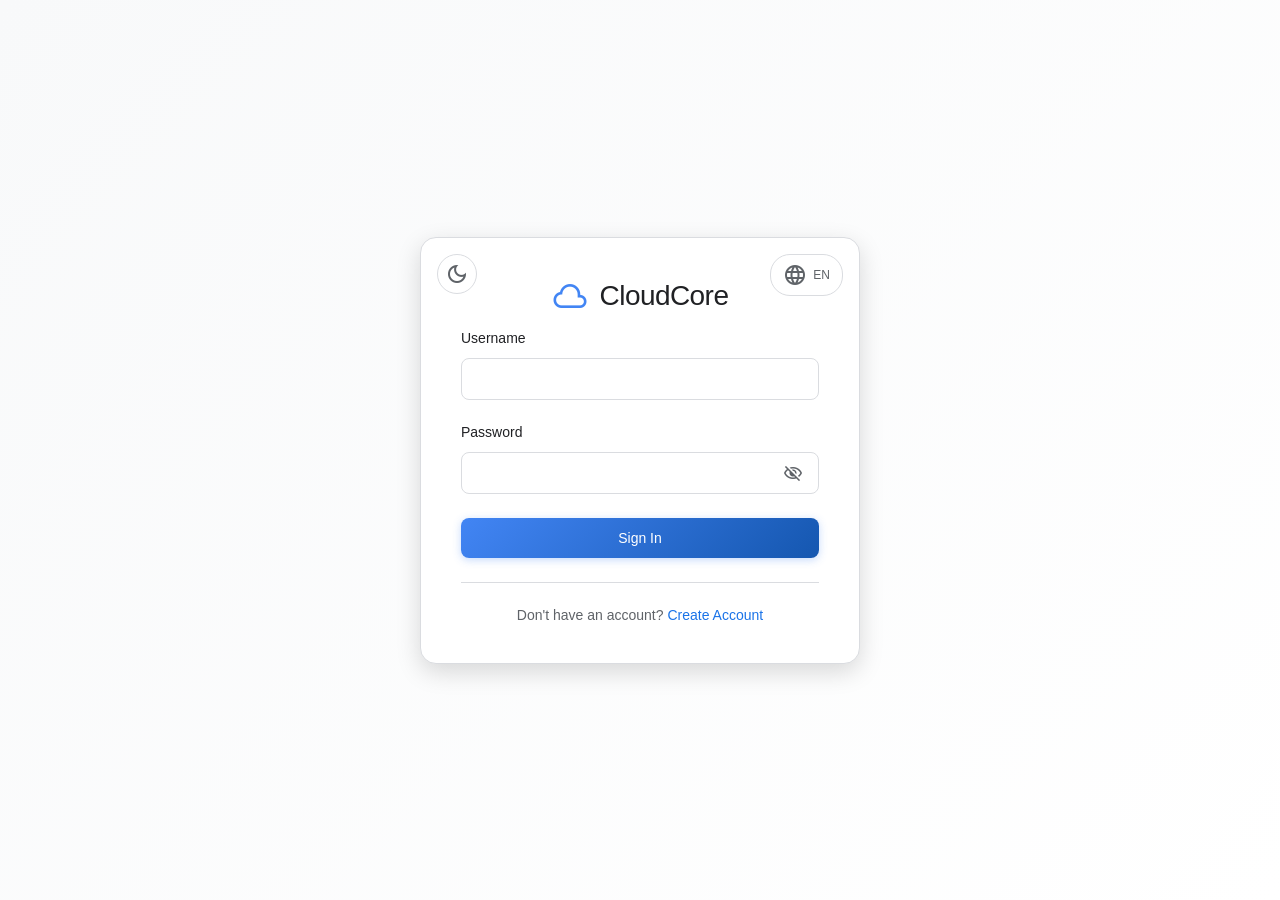
<file: frontend/login.html>
<!DOCTYPE html>
<html lang="en">

<head>
    <meta charset="UTF-8">
    <script>
        (function () {
            const savedTheme = localStorage.getItem('cloudcore-theme');
            const systemPrefersDark = window.matchMedia('(prefers-color-scheme: dark)').matches;
            const theme = savedTheme || (systemPrefersDark ? 'dark' : 'light');
            document.documentElement.setAttribute('data-theme', theme);
        })();
    </script>
    <meta name="viewport" content="width=device-width, initial-scale=1.0">
    <title>CloudCore - Sign In</title>
    <link href="https://fonts.googleapis.com/css2?family=Material+Symbols+Outlined" rel="stylesheet">
    <link rel="stylesheet" href="css/auth.css">
    <link rel="icon" href="data:,">
</head>

<body>
    <div class="login-container">
        <div class="theme-switcher">
            <button class="theme-btn" id="themeBtn" title="Toggle theme">
                <span class="material-symbols-outlined theme-icon">dark_mode</span>
            </button>
        </div>

        <div class="language-switcher">
            <button class="language-btn" id="languageBtn" title="Switch language">
                <span class="material-symbols-outlined">language</span>
                <span class="language-code">EN</span>
            </button>
        </div>

        <h1>
            <div class="logo">
                <span class="material-symbols-outlined">cloud</span>
            </div>
            CloudCore
        </h1>

        <div id="error-message" class="error" style="display: none;"></div>
        <div id="success-message" class="success" style="display: none;"></div>

        <form class="login-form" id="loginForm">
            <div class="form-group">
                <label for="username" data-i18n="username">Username</label>
                <input type="text" id="username" name="username" required>
            </div>

            <div class="form-group">
                <label for="password" data-i18n="password">Password</label>
                <div class="password-wrapper">
                    <input type="password" id="password" name="password" required>
                    <button type="button" class="toggle-password" aria-label="Show password">
                        <span class="material-symbols-outlined">visibility_off</span>
                    </button>
                </div>
            </div>

            <button type="submit" class="btn btn-primary" id="loginBtn" data-i18n="signIn">Sign In</button>
        </form>

        <div class="login-link">
            <span data-i18n="noAccount">Don't have an account? </span>
            <a href="register.html" data-i18n="createAccount">Create account</a>
        </div>
    </div>

    <script type="module" src="js/auth.js"></script>
</body>

</html>
</file>
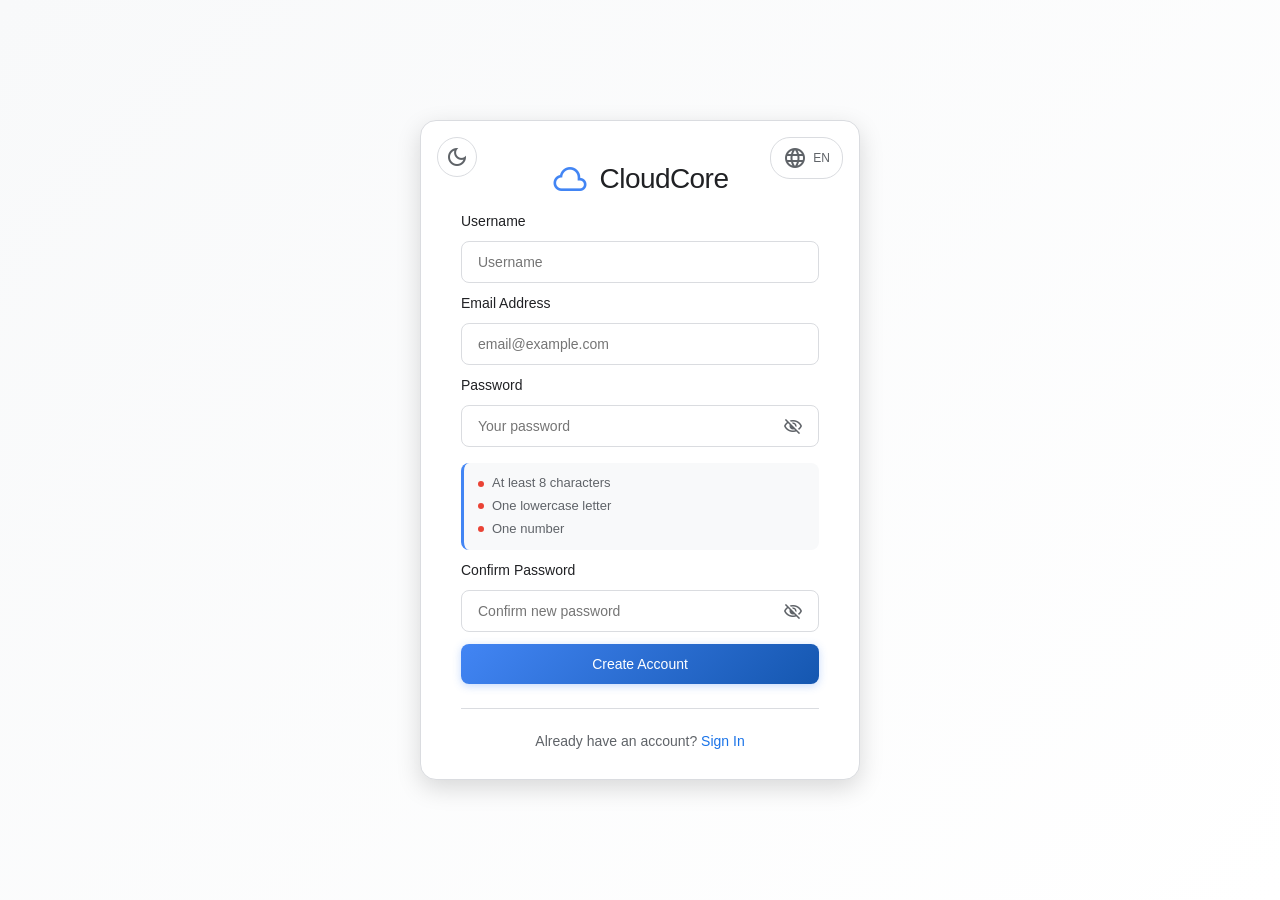
<file: frontend/register.html>
<!DOCTYPE html>
<html lang="en">

<head>
    <meta charset="UTF-8" />
    <script>
        (function () {
            const savedTheme = localStorage.getItem('cloudcore-theme');
            const systemPrefersDark = window.matchMedia('(prefers-color-scheme: dark)').matches;
            const theme = savedTheme || (systemPrefersDark ? 'dark' : 'light');
            document.documentElement.setAttribute('data-theme', theme);
        })();
    </script>
    <meta name="viewport" content="width=device-width, initial-scale=1.0" />
    <title>CloudCore - Create Account</title>
    <link
        href="https://fonts.googleapis.com/css2?family=Material+Symbols+Outlined:opsz,wght,FILL,GRAD@20..48,100..700,0..1,-50..200"
        rel="stylesheet" />
    <link rel="stylesheet" href="css/auth.css" />
</head>

<body>
    <div class="register-container">
        <div class="theme-switcher">
            <button class="theme-btn" id="themeBtn" title="Toggle theme">
                <span class="material-symbols-outlined theme-icon">dark_mode</span>
            </button>
        </div>

        <div class="language-switcher">
            <button class="language-btn" id="languageBtn" title="Switch language">
                <span class="material-symbols-outlined">language</span>
                <span class="language-code">EN</span>
            </button>
        </div>

        <h1>
            <div class="logo">
                <span class="material-symbols-outlined">cloud</span>
            </div>
            CloudCore
        </h1>

        <div id="error-message" class="error" style="display: none"></div>
        <div id="success-message" class="success" style="display: none"></div>

        <form class="register-form" id="registerForm">
            <!-- Username -->
            <div class="form-group">
                <label for="username" data-i18n="username">Username</label>
                <input type="text" id="username" name="username" data-i18n-placeholder="usernamePlaceholder"
                    placeholder="Enter your username" required minlength="5" maxlength="50" pattern="[a-zA-Z0-9_]+"
                    title="Only letters, numbers, and underscores allowed" />
                <div class="input-hint" id="username-hint" data-i18n="usernameHint">
                    5–50 latin letters, numbers or underscore
                </div>
            </div>

            <!-- Email -->
            <div class="form-group">
                <label for="email" data-i18n="emailAddress">Email Address</label>
                <input type="email" id="email" name="email" placeholder="email@example.com" required maxlength="255" />
            </div>

            <!-- Password -->
            <div class="form-group">
                <label for="password" data-i18n="password">Password</label>
                <div class="password-wrapper">
                    <input type="password" id="password" name="password" data-i18n-placeholder="passwordPlaceholder"
                        placeholder="Create a strong password" required minlength="8" />
                    <button type="button" class="toggle-password" data-target="password" aria-label="Show password">
                        <span class="material-symbols-outlined">visibility_off</span>
                    </button>
                </div>
                <div class="password-requirements">
                    <div class="requirement" id="req-length">
                        <span class="req-dot"></span>
                        <span data-i18n="passwordReqLength">At least 8 characters</span>
                    </div>
                    <div class="requirement" id="req-lowercase">
                        <span class="req-dot"></span>
                        <span data-i18n="passwordReqLowercase">One lowercase letter</span>
                    </div>
                    <div class="requirement" id="req-number">
                        <span class="req-dot"></span>
                        <span data-i18n="passwordReqNumber">One number</span>
                    </div>
                </div>
            </div>

            <!-- Confirm Password -->
            <div class="form-group">
                <label for="confirmPassword" data-i18n="confirmPassword">Confirm Password</label>
                <div class="password-wrapper">
                    <input type="password" id="confirmPassword" name="confirmPassword"
                        data-i18n-placeholder="confirmPasswordPlaceholder" placeholder="Re-enter your password"
                        required />
                    <button type="button" class="toggle-password" data-target="confirmPassword"
                        aria-label="Show password">
                        <span class="material-symbols-outlined">visibility_off</span>
                    </button>
                </div>
                <div class="password-match-hint" id="passwordMatchHint">
                    <span class="material-symbols-outlined">error</span>
                    <span data-i18n="passwordsDoNotMatch">Passwords do not match</span>
                </div>
            </div>

            <button type="submit" class="btn btn-primary" id="registerBtn" data-i18n="createAccount">
                Create Account
            </button>
        </form>

        <div class="login-link">
            <span data-i18n="alreadyAccount">Already have an account?</span> <a href="login.html" data-i18n="signIn">Sign
                in</a>
        </div>
    </div>

    <!-- Modal Overlay -->
    <div class="modal" id="emailVerificationModal" style="display: none">
        <div class="modal-content">
            <button class="close-button" id="emailVerificationCloseBtn" aria-label="Close modal">
                <span class="material-symbols-outlined">close</span>
            </button>
            <span class="material-symbols-outlined"
                style="font-size: 48px; color: var(--color-blue); margin-bottom: 16px">
                mail
            </span>
            <h2 data-i18n="emailVerificationRequired">Email Verification Required</h2>
            <p data-i18n="checkYourEmail">
                Please check your email and click the verification link to activate your account.
            </p>
            <button id="modalOkBtn">OK</button>
        </div>
    </div>

    <script type="module" src="js/auth.js"></script>
</body>

</html>
</file>
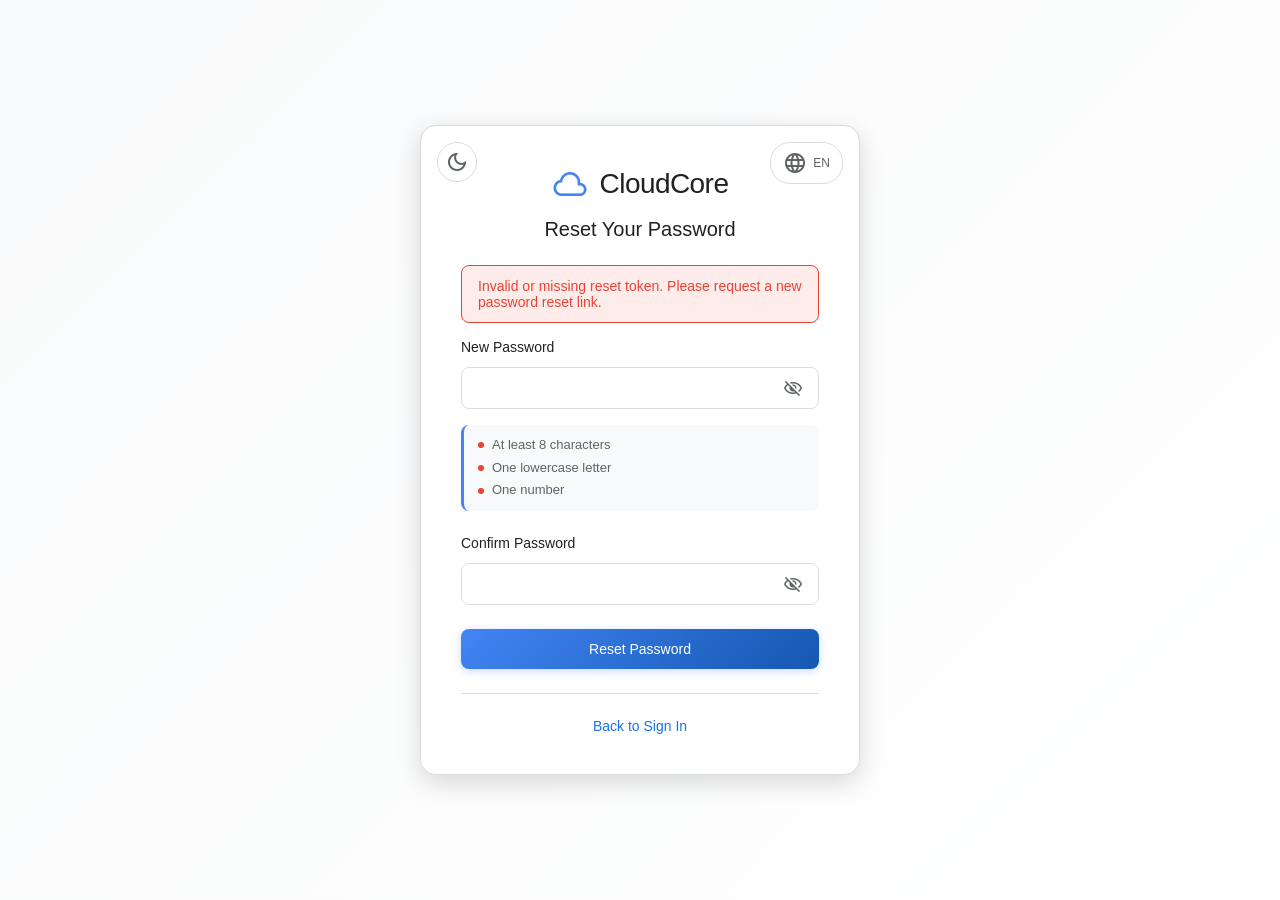
<file: frontend/reset-password.html>
<!DOCTYPE html>
<html lang="en">

<head>
    <meta charset="UTF-8">
    <script>
        (function () {
            const savedTheme = localStorage.getItem('cloudcore-theme');
            const systemPrefersDark = window.matchMedia('(prefers-color-scheme: dark)').matches;
            const theme = savedTheme || (systemPrefersDark ? 'dark' : 'light');
            document.documentElement.setAttribute('data-theme', theme);
        })();
    </script>
    <meta name="viewport" content="width=device-width, initial-scale=1.0">
    <title>CloudCore - Reset Password</title>
    <link href="https://fonts.googleapis.com/css2?family=Material+Symbols+Outlined" rel="stylesheet">
    <link rel="stylesheet" href="css/auth.css">
    <link rel="icon" href="data:,">
</head>

<body>
    <div class="login-container">
        <div class="theme-switcher">
            <button class="theme-btn" id="themeBtn" title="Toggle theme">
                <span class="material-symbols-outlined theme-icon">dark_mode</span>
            </button>
        </div>

        <div class="language-switcher">
            <button class="language-btn" id="languageBtn" title="Switch language">
                <span class="material-symbols-outlined">language</span>
                <span class="language-code">EN</span>
            </button>
        </div>

        <h1>
            <div class="logo">
                <span class="material-symbols-outlined">cloud</span>
            </div>
            CloudCore
        </h1>

        <h2 style="text-align: center; color: var(--text-primary); font-size: 20px; margin-bottom: 24px; font-weight: 500;">
            <span data-i18n="resetPasswordTitle">Reset Your Password</span>
        </h2>

        <div id="error-message" class="error" style="display: none;"></div>
        <div id="success-message" class="success" style="display: none;"></div>

        <form class="login-form" id="resetPasswordForm">
            <div class="form-group">
                <label for="newPassword" data-i18n="newPassword">New Password</label>
                <div class="password-wrapper">
                    <input type="password" id="newPassword" name="newPassword" required>
                    <button type="button" class="toggle-password" aria-label="Show password">
                        <span class="material-symbols-outlined">visibility_off</span>
                    </button>
                </div>
                <div class="password-requirements">
                    <div class="requirement" id="req-length">
                        <span class="req-dot"></span>
                        <span data-i18n="passwordReqLength">At least 8 characters</span>
                    </div>
                    <div class="requirement" id="req-lowercase">
                        <span class="req-dot"></span>
                        <span data-i18n="passwordReqLowercase">One lowercase letter</span>
                    </div>
                    <div class="requirement" id="req-number">
                        <span class="req-dot"></span>
                        <span data-i18n="passwordReqNumber">One number</span>
                    </div>
                </div>
            </div>

            <div class="form-group">
                <label for="confirmPassword" data-i18n="confirmPassword">Confirm Password</label>
                <div class="password-wrapper">
                    <input type="password" id="confirmPassword" name="confirmPassword" required>
                    <button type="button" class="toggle-password" aria-label="Show password">
                        <span class="material-symbols-outlined">visibility_off</span>
                    </button>
                </div>
                <div class="password-match-hint" id="password-match-hint" style="display: none;">
                    <span class="material-symbols-outlined">error</span>
                    <span data-i18n="passwordsNoMatch">Passwords do not match</span>
                </div>
            </div>

            <button type="submit" class="btn btn-primary" id="resetBtn" data-i18n="resetPassword">
                Reset Password
            </button>
        </form>

        <div class="login-link">
            <a href="login.html" data-i18n="backToSignIn">Back to Sign In</a>
        </div>
    </div>

    <script type="module" src="js/reset-password.js"></script>
</body>

</html>
</file>
<file: frontend/css/auth.css>
:root {
    --bg-primary: #ffffff;
    --bg-secondary: #f8f9fa;
    --bg-hover: #f1f3f4;
    --bg-active: #e8f0fe;
    --text-primary: #202124;
    --text-secondary: #5f6368;
    --text-link: #1a73e8;
    --border-color: #dadce0;
    --border-light: #f1f3f4;
    --shadow-sm: rgba(0, 0, 0, 0.1);
    --shadow-md: rgba(0, 0, 0, 0.15);
    --shadow-lg: rgba(0, 0, 0, 0.2);

    --color-blue: #4285f4;
    --color-red: #ea4335;
    --color-green: #34a853;
    --color-yellow: #fbbc04;
}

[data-theme='dark'] {
    --bg-primary: #1f1f1f;
    --bg-secondary: #2d2d2d;
    --bg-hover: #3c3c3c;
    --bg-active: #1a3a52;
    --text-primary: #e8eaed;
    --text-secondary: #9aa0a6;
    --text-link: #8ab4f8;
    --border-color: #3c4043;
    --border-light: #3c4043;
    --shadow-sm: rgba(0, 0, 0, 0.3);
    --shadow-md: rgba(0, 0, 0, 0.4);
    --shadow-lg: rgba(0, 0, 0, 0.5);

    --color-blue: #8ab4f8;
    --color-red: #f28b82;
    --color-green: #81c995;
    --color-yellow: #fdd663;
}


* {
    margin: 0;
    padding: 0;
    box-sizing: border-box;
}

html,
body {
    height: 100%;
    overflow: hidden;
}

body {
    font-family: 'Google Sans', Roboto, Arial, sans-serif;
    background: linear-gradient(135deg, var(--bg-secondary) 0%, var(--bg-primary) 100%);
    color: var(--text-primary);
    transition: background-color 0.3s ease, color 0.3s ease;
    display: flex;
    align-items: center;
    justify-content: center;
}

.material-symbols-outlined {
    font-family: 'Material Symbols Outlined';
    font-weight: normal;
    font-style: normal;
    font-size: 24px;
    line-height: 1;
    letter-spacing: normal;
    text-transform: none;
    display: inline-block;
    white-space: nowrap;
    word-wrap: normal;
    direction: ltr;
    -webkit-font-smoothing: antialiased;
}

/* Login/Register containers */
.login-container,
.register-container {
    max-width: 440px;
    width: 90%;
    padding: 40px;
    background: var(--bg-primary);
    border: 1px solid var(--border-color);
    border-radius: 16px;
    box-shadow: 0 8px 24px var(--shadow-md);
    position: relative;
    transition: all 0.3s ease;
}

.register-container{
    padding-bottom: 30px;
}

/* Theme Switcher */
.theme-switcher {
    position: absolute;
    top: 16px;
    left: 16px;
}

.theme-btn {
    display: flex;
    align-items: center;
    justify-content: center;
    width: 40px;
    height: 40px;
    border: 1px solid var(--border-color);
    border-radius: 50%;
    background: var(--bg-primary);
    color: var(--text-secondary);
    cursor: pointer;
    font-size: 20px;
    transition: all 0.3s cubic-bezier(0.4, 0, 0.2, 1);
    outline: none;
}

.theme-btn:hover {
    background: var(--bg-hover);
    box-shadow: 0 2px 8px var(--shadow-md);
    transform: scale(1.05);
    color: var(--text-link);
    border-color: var(--text-link);
}

.theme-btn:active {
    transform: scale(0.95);
    box-shadow: 0 1px 4px var(--shadow-sm);
}

.theme-btn .material-symbols-outlined {
    transition: all 0.3s cubic-bezier(0.4, 0, 0.2, 1);
}

.theme-btn:hover .material-symbols-outlined {
    transform: rotate(20deg);
}

/* Language Switcher */
.language-switcher {
    position: absolute;
    top: 16px;
    right: 16px;
}

.language-btn {
    display: flex;
    align-items: center;
    gap: 6px;
    padding: 8px 12px;
    border: 1px solid var(--border-color);
    border-radius: 20px;
    background: var(--bg-primary);
    color: var(--text-secondary);
    cursor: pointer;
    font-size: 14px;
    transition: all 0.3s ease;
    outline: none;
}

.language-btn:hover {
    background: var(--bg-hover);
    box-shadow: 0 2px 8px var(--shadow-md);
    color: var(--text-link);
    border-color: var(--text-link);
    transform: translateY(-1px);
}

.language-btn .material-symbols-outlined {
    transition: transform 0.3s ease;
}

.language-btn:hover .material-symbols-outlined {
    transform: rotate(20deg);
}

.language-btn:active {
    transform: translateY(0);
    box-shadow: 0 1px 4px var(--shadow-sm);
}

.language-code {
    font-weight: 500;
    font-size: 12px;
}

.login-form,
.register-form {
    display: flex;
    flex-direction: column;
    gap: 24px;
}

.register-form{
    gap: 12px !important;
}

.form-group {
    display: flex;
    flex-direction: column;
    gap: 8px;
}

/* Form elements */
input[type='text'],
input[type='password'],
input[type='email'] {
    width: 100%;
    padding: 12px 16px;
    border: 1px solid var(--border-color);
    border-radius: 8px;
    font-size: 14px;
    transition: all 0.3s ease;
    background: var(--bg-primary);
    color: var(--text-primary);
    outline: none;
}

input[type='text']:focus,
input[type='password']:focus,
input[type='email']:focus {
    border-color: var(--color-blue);
    box-shadow: 0 0 0 3px rgba(66, 133, 244, 0.1);
}

[data-theme='dark'] input[type='text']:focus,
[data-theme='dark'] input[type='password']:focus,
[data-theme='dark'] input[type='email']:focus {
    box-shadow: 0 0 0 3px rgba(138, 180, 248, 0.1);
}

/* Labels */
label {
    font-weight: 500;
    color: var(--text-primary);
    font-size: 14px;
    margin-bottom: 4px;
    display: block;
}

/* Buttons */
.btn {
    padding: 12px 24px;
    border: 1px solid var(--border-color);
    border-radius: 8px;
    cursor: pointer;
    font-size: 14px;
    font-weight: 500;
    transition: all 0.3s ease;
    background: var(--bg-primary);
    color: var(--text-primary);
    width: 100%;
    outline: none;
}

.btn:hover {
    background: var(--bg-hover);
    box-shadow: 0 2px 8px var(--shadow-md);
    transform: translateY(-1px);
}

.btn:active {
    transform: translateY(0);
}

.btn-primary {
    background: linear-gradient(135deg, var(--color-blue) 0%, #1557b0 100%);
    color: white;
    border: none;
    box-shadow: 0 2px 8px rgba(66, 133, 244, 0.3);
}

.btn-primary:hover {
    background: linear-gradient(135deg, #1557b0 0%, #0d47a1 100%);
    box-shadow: 0 4px 12px rgba(66, 133, 244, 0.4);
}

.btn-primary:disabled {
    background: var(--border-color);
    color: var(--text-secondary);
    cursor: not-allowed;
    box-shadow: none;
}

/* Messages */
.error {
    color: var(--color-red);
    background: rgba(234, 67, 53, 0.1);
    padding: 12px 16px;
    border-radius: 8px;
    border: 1px solid var(--color-red);
    margin: 16px 0;
    font-size: 14px;
    display: flex;
    align-items: center;
    gap: 8px;
}

.success {
    color: var(--color-green);
    background: rgba(52, 168, 83, 0.1);
    padding: 12px 16px;
    border-radius: 8px;
    border: 1px solid var(--color-green);
    margin: 16px 0;
    font-size: 14px;
    display: flex;
    align-items: center;
    gap: 8px;
}

/* Links */
.login-link {
    text-align: center;
    margin-top: 24px;
    padding-top: 24px;
    border-top: 1px solid var(--border-color);
    font-size: 14px;
    color: var(--text-secondary);
}

.login-link a {
    color: var(--text-link);
    text-decoration: none;
    font-weight: 500;
    transition: all 0.3s ease;
}

.login-link a:hover {
    text-decoration: underline;
}

/* Page title */
h1 {
    text-align: center;
    color: var(--text-primary);
    margin-bottom: 16px;
    font-size: 28px;
    font-weight: 500;
    display: flex;
    align-items: center;
    justify-content: center;
    gap: 12px;
    letter-spacing: -0.02em;
}

.logo {
    display: flex;
    align-items: center;
    justify-content: center;
}

.logo .material-symbols-outlined {
    color: var(--color-blue);
    font-size: 36px;
    font-weight: 400;
    transition: all 0.3s ease;
}

h1:hover .logo .material-symbols-outlined {
    transform: translateY(-2px);
    filter: drop-shadow(0 2px 4px rgba(66, 133, 244, 0.3));
}

[data-theme='dark'] .logo .material-symbols-outlined {
    color: var(--color-blue);
}

.input-hint {
    font-size: 13px;
    color: var(--text-secondary);
    margin-top: 6px;
    padding: 8px 12px;
    border-left: 3px solid var(--color-blue);
    background: var(--bg-secondary);
    border-radius: 6px;
    box-shadow: 0 2px 6px var(--shadow-sm);
    display: none;
    transition: all 0.3s ease;
    animation: fadeIn 0.3s ease;
}

input:focus + .input-hint,
.form-group:focus-within > .input-hint {
    display: block;
    color: var(--text-primary);
    background: var(--bg-hover);
    border-left-color: var(--color-blue);
    box-shadow: 0 4px 10px var(--shadow-md);
}

/* Dark theme */
[data-theme='dark'] .input-hint {
    background: var(--bg-hover);
    color: var(--text-secondary);
}

/* Validation states */
input:invalid:not(:placeholder-shown) + .input-hint {
    color: var(--color-red);
    border-left-color: var(--color-red);
}

input:valid:not(:placeholder-shown) + .input-hint {
    color: var(--color-green);
    border-left-color: var(--color-green);
}

@keyframes fadeIn {
    from {
        opacity: 0;
        transform: translateY(-4px);
    }
    to {
        opacity: 1;
        transform: translateY(0);
    }
}

/* Password Wrapper */
.password-wrapper {
    position: relative;
    width: 100%;
}

.password-wrapper input {
    width: 100%;
    padding-right: 48px;
}

/* Toggle Password Button */
.toggle-password {
    position: absolute;
    top: 50%;
    right: 8px;
    transform: translateY(-50%);
    width: 36px;
    height: 36px;
    display: flex;
    align-items: center;
    justify-content: center;
    background: transparent;
    border: none;
    border-radius: 6px;
    color: var(--text-secondary);
    cursor: pointer;
    transition: all 0.2s ease;
    padding: 0;
    outline: none;
}

.toggle-password:hover {
    background: var(--bg-hover);
    color: var(--text-link);
}

.toggle-password:active {
    transform: translateY(-50%) scale(0.95);
}

.toggle-password .material-symbols-outlined {
    font-size: 20px;
    line-height: 1;
    pointer-events: none;
    transition: transform 0.3s ease;
}

.toggle-password:hover .material-symbols-outlined {
    transform: rotate(20deg);
    transition: transform 0.3s ease;
}

.toggle-password.changing .material-symbols-outlined {
    opacity: 0.5;
}

/* Modal */
.modal {
    position: fixed;
    z-index: 9999;
    left: 0;
    top: 0;
    width: 100%;
    height: 100%;
    background-color: rgba(0, 0, 0, 0.5);
    display: flex;
    justify-content: center;
    align-items: center;
    font-family: 'Google Sans', Roboto, Arial, sans-serif;
}

.modal-content {
    background: var(--bg-primary);
    padding: 30px;
    max-width: 500px;
    border-radius: 12px;
    box-shadow: 0 4px 12px var(--shadow-lg);
    position: relative;
    text-align: center;
    color: var(--text-primary);
}

[data-theme='dark'] p {
    color: var(--text-secondary);
}

.close-button {
    position: absolute;
    top: 15px;
    right: 20px;
    background: none;
    border: none;
    cursor: pointer;
    color: var(--border-color);
    font-size: 24px;
    transition: color 0.3s ease, transform 0.3s ease;
    transform-origin: center;
}

.close-button:hover {
    color: var(--color-blue);
    transform: rotate(20deg);
}

#modalOkBtn {
    margin-top: 20px;
    padding: 12px 24px;
    border-radius: 8px;
    font-weight: 500;
    font-size: 14px;
    width: 50%;
    cursor: pointer;
    border: none;
    color: #fff;
    background: linear-gradient(135deg, var(--color-blue) 0%, #1557b0 100%);
    box-shadow: 0 2px 8px rgba(66, 133, 244, 0.3);
    transition: all 0.3s ease;
}

#modalOkBtn:hover {
    background: linear-gradient(135deg, #1557b0 0%, #0d47a1 100%);
    box-shadow: 0 4px 12px rgba(66, 133, 244, 0.4);
    transform: translateY(-1px);
}

#modalOkBtn:active {
    transform: translateY(0);
    box-shadow: none;
}


@media (max-width: 768px) {
    .login-container,
    .register-container {
        width: calc(100% - 40px);
        padding: 30px 24px;
    }

    h1 {
        font-size: 24px;
        margin-bottom: 28px;
    }

    .login-form,
    .register-form {
        gap: 20px;
    }
}

@media (max-width: 480px) {
    html,
    body {
        overflow-y: auto;
    }
    
    body {
        padding: 16px;
        min-height: 100vh;
        min-height: 100svh; 
    }
    
    .login-container,
    .register-container {
        width: 100%;
        max-width: 100%;
        padding: 32px 20px 24px;
        border-radius: 16px;
        margin: auto;
    }

    h1 {
        font-size: 24px;
        margin-bottom: 24px;
        margin-top: 32px;
    }

    .theme-switcher {
        top: 14px;
        left: 14px;
    }
    
    .language-switcher {
        top: 14px;
        right: 14px;
    }

    .theme-btn {
        width: 44px;
        height: 44px;
        min-width: 44px;
        min-height: 44px;
    }

    .theme-btn .material-symbols-outlined {
        font-size: 22px;
    }

    .language-btn {
        padding: 10px 14px;
        font-size: 14px;
        min-height: 44px;
    }

    .language-btn .material-symbols-outlined {
        font-size: 20px;
    }

    .login-form,
    .register-form {
        gap: 20px;
    }

    .form-group {
        gap: 8px;
    }

    input[type='text'],
    input[type='password'],
    input[type='email'] {
        font-size: 16px;
        padding: 14px 16px;
        min-height: 48px;
        border-radius: 8px;
    }

    label {
        font-size: 14px;
    }

    .btn,
    .btn-primary {
        padding: 14px 24px;
        font-size: 16px;
        min-height: 48px;
        border-radius: 8px;
    }

    .input-hint {
        font-size: 13px;
        padding: 8px 12px;
    }

    .error,
    .success {
        padding: 12px 14px;
        font-size: 14px;
        margin: 16px 0;
    }

    .login-link {
        margin-top: 20px;
        padding-top: 20px;
        font-size: 14px;
    }

    .password-wrapper input {
        padding-right: 52px;
    }

    .toggle-password {
        width: 44px;
        height: 44px;
        right: 4px;
        min-width: 44px;
        min-height: 44px;
    }

    .toggle-password .material-symbols-outlined {
        font-size: 22px;
    }
}

@media (max-width: 360px) {
    body {
        padding: 12px;
    }

    .login-container,
    .register-container {
        padding: 28px 16px 20px;
    }

    h1 {
        font-size: 22px;
        margin-bottom: 20px;
    }

    .login-form,
    .register-form {
        gap: 18px;
    }
}

@media (max-width: 768px) and (orientation: landscape) {
    body {
        padding: 12px 16px;
    }

    .login-container,
    .register-container {
        padding: 24px 20px;
    }

    h1 {
        font-size: 22px;
        margin-bottom: 20px;
        margin-top: 28px;
    }

    .login-form,
    .register-form {
        gap: 16px;
    }

    .form-group {
        gap: 6px;
    }
}

@media (max-width: 480px) {
    .modal {
        padding: 20px;
    }

    .modal-content {
        padding: 28px 20px;
        width: 100%;
        max-width: 100%;
        border-radius: 16px;
    }

    .modal-content h2 {
        font-size: 20px;
        margin-bottom: 12px;
    }

    .modal-content p {
        font-size: 14px;
    }

    .close-button {
        top: 12px;
        right: 16px;
        font-size: 24px;
        width: 44px;
        height: 44px;
        min-width: 44px;
        min-height: 44px;
        display: flex;
        align-items: center;
        justify-content: center;
    }

    #modalOkBtn {
        width: 100%;
        max-width: 280px;
        font-size: 16px;
        padding: 14px 24px;
        min-height: 48px;
    }
}

@media (hover: none) and (pointer: coarse) {
    .btn:hover,
    .btn-primary:hover,
    .theme-btn:hover,
    .language-btn:hover,
    .toggle-password:hover,
    .login-link a:hover {
        transform: none;
        box-shadow: none;
    }

    .btn:active,
    .btn-primary:active {
        transform: scale(0.98);
    }

    .theme-btn:active,
    .language-btn:active,
    .toggle-password:active {
        transform: scale(0.95);
    }

    .theme-btn:hover .material-symbols-outlined,
    .language-btn:hover .material-symbols-outlined,
    .toggle-password:hover .material-symbols-outlined {
        transform: none;
    }
}

/* Forgot Password Link */
.forgot-password-link {
    text-align: right;
    margin-top: -12px;
}

.forgot-password-link a {
    font-size: 13px;
    color: var(--text-link);
    text-decoration: none;
    transition: all 0.2s ease;
    display: inline-flex;
    align-items: center;
    gap: 4px;
}

.forgot-password-link a:hover {
    color: var(--color-blue);
    text-decoration: underline;
}

.forgot-password-link a:hover::after {
    transform: translateX(3px);
}
/* ============================================================ */
/* PASSWORD HINTS STYLES                                        */
/* ============================================================ */

/* Consistent hint styling */
.input-hint {
    font-size: 13px;
    color: var(--text-secondary);
    margin-top: 8px;
    padding: 12px 14px;
    border-left: 3px solid var(--color-blue);
    background: var(--bg-secondary);
    border-radius: 8px;
    transition: all 0.3s ease;
}

/* Password requirements - same style as input-hint */
.password-requirements {
    display: flex;
    flex-direction: column;
    align-items: flex-start;
    gap: 6px;
    margin-top: 8px;
    padding: 12px 14px;
    background: var(--bg-secondary);
    border-radius: 8px;
    border-left: 3px solid var(--color-blue);
    font-size: 13px;
    color: var(--text-secondary);
}

.requirement {
    display: flex;
    align-items: center;
    gap: 8px;
    font-size: 13px;
    color: var(--text-secondary);
    transition: color 0.2s ease;
    line-height: 1.3;
}

.req-dot {
    width: 6px;
    height: 6px;
    min-width: 6px;
    min-height: 6px;
    border-radius: 50%;
    background: var(--color-red);
    flex-shrink: 0;
    transition: all 0.3s ease;
}

.requirement.valid {
    color: var(--color-green);
}

.requirement.valid .req-dot {
    background: var(--color-green);
    box-shadow: 0 0 0 3px rgba(52, 168, 83, 0.2);
    transform: scale(1.3);
}

[data-theme='dark'] .requirement.valid .req-dot {
    box-shadow: 0 0 0 3px rgba(129, 201, 149, 0.2);
}

/* Password match hint - consistent with other hints */
.password-match-hint {
    display: none;
    align-items: center;
    gap: 8px;
    margin-top: 8px;
    padding: 12px 14px;
    background: rgba(234, 67, 53, 0.1);
    border-left: 3px solid var(--color-red);
    border-radius: 8px;
    font-size: 13px;
    color: var(--color-red);
}

.password-match-hint .material-symbols-outlined {
    font-size: 16px;
    flex-shrink: 0;
}

/* ============================================================ */
/* END PASSWORD HINTS STYLES                                    */
/* ============================================================ */
</file>
